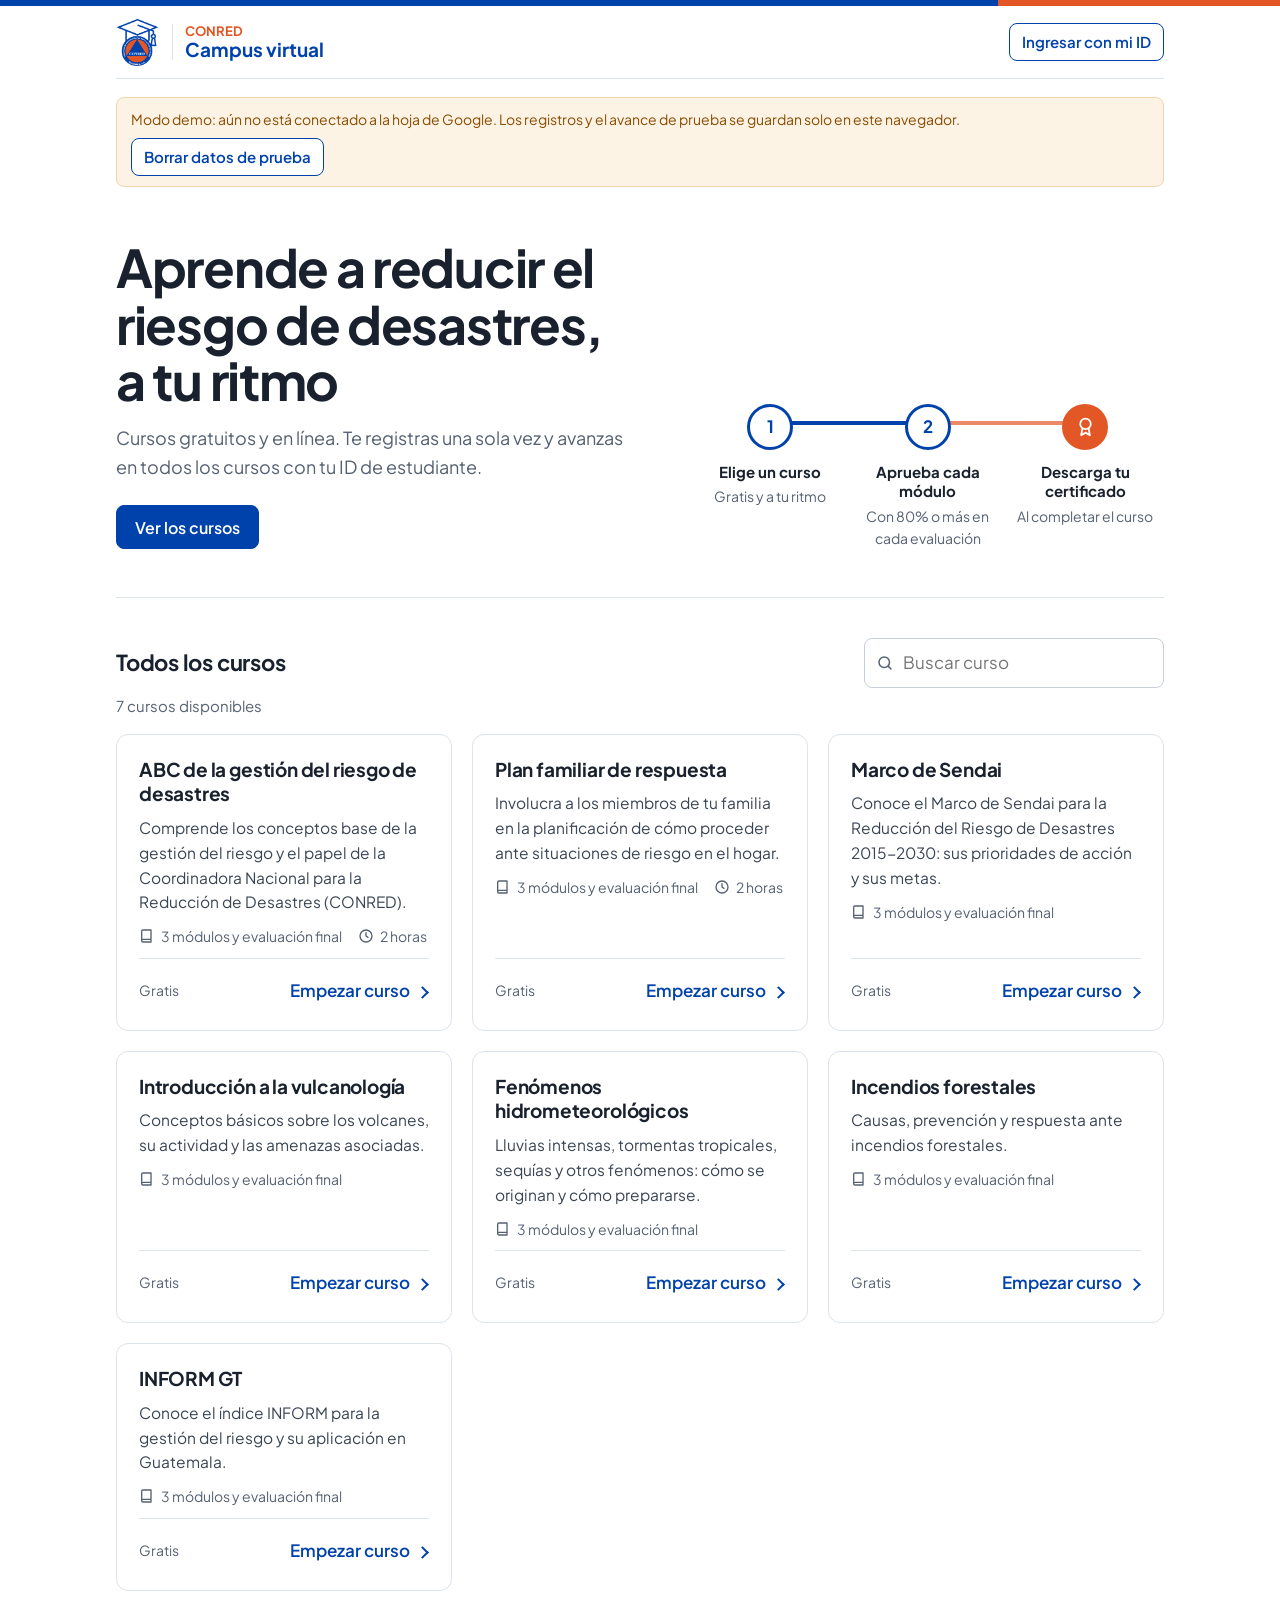
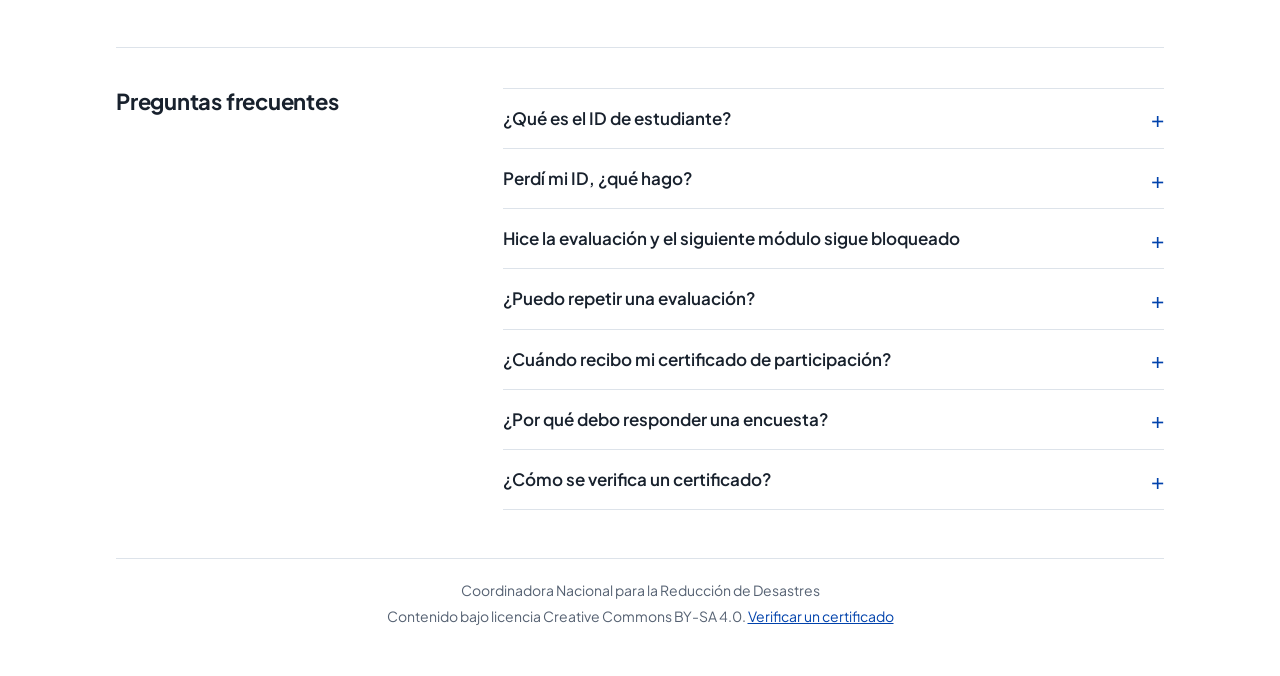
<file: index.html>
<!doctype html>
<html lang="es">
<head>
<meta charset="utf-8">
<meta name="viewport" content="width=device-width, initial-scale=1">
<meta name="color-scheme" content="light">
<title>Campus virtual</title>
<link rel="icon" href="logo.png">
<link rel="preconnect" href="https://fonts.googleapis.com">
<link href="https://fonts.googleapis.com/css2?family=Plus+Jakarta+Sans:wght@400;500;600;700&display=swap" rel="stylesheet">
<link rel="stylesheet" href="styles.css">
</head>
<body>
<a class="saltar" href="#contenido">Saltar al contenido</a>
<div class="wrap">
  <header id="barra"></header>
  <main id="contenido">
    <section class="portada-inicio" aria-labelledby="titulo">
      <div>
        <h1 id="titulo"></h1>
        <p class="sub" id="descripcion"></p>
        <div class="acciones"><a class="btn" href="#catalogo">Ver los cursos</a></div>
      </div>
      <ol class="recorrido" aria-label="Cómo funciona">
        <li><span class="punto" aria-hidden="true">1</span><b>Elige un curso</b><span>Gratis y a tu ritmo</span></li>
        <li><span class="punto" aria-hidden="true">2</span><b>Aprueba cada módulo</b><span id="paso2"></span></li>
        <li><span class="punto" aria-hidden="true" id="icono-cert"></span><b>Descarga tu certificado</b><span>Al completar el curso</span></li>
      </ol>
    </section>

    <section id="mios" class="seccion" hidden aria-labelledby="t-mios">
      <h2 id="t-mios" class="titulo-seccion">Tus cursos</h2>
      <div class="grid-cursos" id="lista-mios"></div>
    </section>

    <section id="catalogo" class="seccion" aria-labelledby="t-todos">
      <div class="encabezado-seccion">
        <h2 id="t-todos" class="titulo-seccion">Todos los cursos</h2>
        <div class="buscar">
          <label for="q" class="sr">Buscar curso</label>
          <svg viewBox="0 0 24 24" fill="none" stroke="currentColor" stroke-width="2" stroke-linecap="round" aria-hidden="true"><circle cx="11" cy="11" r="7"/><path d="m20 20-3.5-3.5"/></svg>
          <input id="q" type="search" placeholder="Buscar curso" autocomplete="off">
        </div>
      </div>
      <p class="msg" id="conteo" aria-live="polite"></p>
      <div class="grid-cursos" id="lista" aria-busy="true"></div>
    </section>

    <section class="faq" aria-labelledby="t-faq">
      <div class="lado">
        <h2 id="t-faq" class="titulo-seccion">Preguntas frecuentes</h2>
        <p class="msg" id="contacto" hidden></p>
      </div>
      <div>
        <details><summary>¿Qué es el ID de estudiante?</summary>
          <p>Es tu clave personal para el campus, por ejemplo <code>DPREDU-ALM-7F3K9</code>: el prefijo del campus, las iniciales de tu nombre y un código. Lo creas una sola vez al registrarte y sirve para todos los cursos. Con él retomas tu avance desde cualquier computadora o celular.</p></details>
        <details><summary>Perdí mi ID, ¿qué hago?</summary>
          <p>Pulsa «Ingresar con mi ID» y luego «Olvidé mi ID». Te lo reenviamos al correo con el que te registraste. Revisa también la carpeta de spam.</p></details>
        <details><summary>Hice la evaluación y el siguiente módulo sigue bloqueado</summary>
          <p>Regresa a la pestaña del curso: tu avance se actualiza solo en unos segundos. Si no cambia, pulsa «Actualizar». Necesitas <span class="nota-min"></span> o más, y el ID que viene en el formulario no debe modificarse.</p></details>
        <details><summary>¿Puedo repetir una evaluación?</summary>
          <p>Sí, todas las veces que necesites. Siempre cuenta tu mejor nota.</p></details>
        <details><summary>¿Cuándo recibo mi certificado de participación?</summary>
          <p>Al aprobar la evaluación final se habilita una breve encuesta. Al enviarla, se activa la descarga del certificado en la página del curso.</p></details>
        <details><summary>¿Por qué debo responder una encuesta?</summary>
          <p>Nos ayuda a conocer a quienes participan y a mejorar los cursos. Se responde una vez por curso, al terminarlo, y es el último paso para descargar tu certificado.</p></details>
        <details><summary>¿Cómo se verifica un certificado?</summary>
          <p>Cada certificado tiene un código. Cualquier persona puede comprobarlo en <a href="verificar.html">Verificar un certificado</a>.</p></details>
      </div>
    </section>
  </main>
  <footer id="pie"></footer>
</div>
<script src="config.js"></script>
<script src="app.js"></script>
<script>
(() => {
  const { S, api, h, Sesion, catalogo, pedirId, barra, ICONOS } = App;
  const $ = id => document.getElementById(id);
  document.title = `${S.titulo} · ${S.institucion}`;
  $("titulo").textContent = S.lema || S.titulo;
  $("descripcion").textContent = S.descripcion;
  $("paso2").textContent = `Con ${S.notaMinima}% o más en cada evaluación`;
  $("icono-cert").innerHTML = ICONOS.medalla;
  document.querySelectorAll(".nota-min").forEach(e => e.textContent = S.notaMinima + "%");
  if (S.contacto) { $("contacto").hidden = false; $("contacto").append("¿Otra duda? Escríbenos a ", h("a", { href: "mailto:" + S.contacto }, S.contacto), "."); }
  $("pie").replaceChildren(h("p", {}, S.institucionCompleta || S.institucion),
    h("p", {}, "Contenido bajo licencia Creative Commons BY-SA 4.0. ", h("a", { href: "verificar.html" }, "Verificar un certificado")));

  let cursos = [], mios = {};

  async function cargar() {
    barra(cargar);
    $("lista").setAttribute("aria-busy", "true");
    $("lista").replaceChildren(...[1, 2, 3].map(() => h("div", { class: "tarjeta cargando", "aria-hidden": "true" })));
    try { cursos = await catalogo(); }
    catch (e) {
      $("lista").replaceChildren(h("div", { class: "error-carga" },
        h("p", {}, "No se pudieron cargar los cursos. Revisa tu conexión a internet."),
        h("button", { class: "btn", onclick: cargar }, "Reintentar")));
      return;
    }
    mios = {};
    const id = Sesion.id();
    if (id) {
      try { const r = await api("ingresar", { id }); if (r.ok) mios = r.cursos; else { Sesion.salir(); barra(cargar); } } catch (e) {}
    }
    pintar();
  }

  const normal = t => String(t || "").toLowerCase().normalize("NFD").replace(/[̀-ͯ]/g, "");
  function pintar() {
    const q = normal($("q").value.trim());
    const inscritos = cursos.filter(c => mios[c.id]);
    $("mios").hidden = !inscritos.length;
    $("lista-mios").replaceChildren(...inscritos.map(c => tarjeta(c, mios[c.id])));
    // "Todos los cursos" siempre muestra el catálogo completo, con el estado de cada uno
    const lista = cursos.filter(c => !q || normal(c.titulo + " " + c.descripcion).includes(q));
    $("lista").setAttribute("aria-busy", "false");
    $("conteo").textContent = q
      ? `${lista.length} ${lista.length === 1 ? "curso coincide" : "cursos coinciden"} con «${$("q").value.trim()}»`
      : `${cursos.length} ${cursos.length === 1 ? "curso disponible" : "cursos disponibles"}`;
    $("lista").replaceChildren(...(lista.length ? lista.map(c => tarjeta(c, mios[c.id])) : [h("div", { class: "vacio" },
      h("p", {}, cursos.length ? "Ningún curso coincide con esa búsqueda. Prueba con otra palabra, por ejemplo «riesgo» o «volcán»." : "Pronto publicaremos cursos aquí."),
      cursos.length ? h("button", { class: "link", onclick: () => { $("q").value = ""; pintar(); $("q").focus(); } }, "Ver todos los cursos") : null)]));
  }

  let tBusqueda;
  $("q").addEventListener("input", () => {
    pintar();
    clearTimeout(tBusqueda);
    const q = $("q").value.trim();
    if (q.length > 2) tBusqueda = setTimeout(() => App.evento("search", { search_term: q }), 1200);
  });

  const IC_MOD = '<svg viewBox="0 0 24 24" fill="none" stroke="currentColor" stroke-width="2" stroke-linecap="round" stroke-linejoin="round" aria-hidden="true"><path d="M4 19V5a2 2 0 0 1 2-2h12v18H6a2 2 0 0 1-2-2zm0 0a2 2 0 0 1 2-2h12"/></svg>';
  const IC_RELOJ = '<svg viewBox="0 0 24 24" fill="none" stroke="currentColor" stroke-width="2" stroke-linecap="round" aria-hidden="true"><circle cx="12" cy="12" r="9"/><path d="M12 7v5l3 2"/></svg>';

  function tarjeta(c, p) {
    const n = c.modulos.filter(m => m.tipo !== "final").length;
    const accion = p ? (p.certificado ? "Ver curso" : p.faltaEncuesta ? "Completar encuesta" : "Continuar") : "Empezar curso";
    const estado = !p ? null : p.certificado ? ["Completado", "ok"] : p.faltaEncuesta ? ["Falta la encuesta", "pend"] : ["En curso", ""];
    return h("article", { class: "tarjeta" },
      estado ? h("span", { class: "etiqueta " + estado[1] }, estado[0]) : null,
      h("h3", {}, h("a", { href: "curso.html?c=" + encodeURIComponent(c.id), "aria-label": `${c.titulo}. ${accion}`, onclick: e => { e.preventDefault(); abrir(c); } }, c.titulo)),
      h("p", { class: "desc" }, c.descripcion),
      h("p", { class: "datos-curso" },
        h("span", {}, h("span", { html: IC_MOD }), `${n} ${n === 1 ? "módulo" : "módulos"} y evaluación final`),
        c.duracion ? h("span", {}, h("span", { html: IC_RELOJ }), c.duracion) : null),
      h("div", { class: "pie-tarjeta" },
        p ? h("div", { class: "avance" },
              h("div", { class: "puntos", role: "img", "aria-label": `Avance: ${p.aprobados} de ${p.total} evaluaciones${p.certificado ? " y certificado" : ""}` },
                Array.from({ length: p.total }, (_, i) => h("i", { class: i < p.aprobados ? "si" : "" })),
                h("i", { class: "cert" + (p.certificado ? " si" : "") })),
              h("span", {}, p.certificado ? "Certificado listo" : `${p.aprobados} de ${p.total} aprobadas`))
          : h("span", { class: "meta" }, "Gratis"),
        h("span", { class: "cta link", "aria-hidden": "true", style: "text-decoration:none;font-weight:600" }, accion)));
  }

  async function abrir(c) {
    const id = Sesion.id() || await pedirId({ curso: c.titulo }) || Sesion.id();
    if (id) location.href = "curso.html?c=" + encodeURIComponent(c.id);
  }

  cargar();
})();
</script>
</body>
</html>
</file>
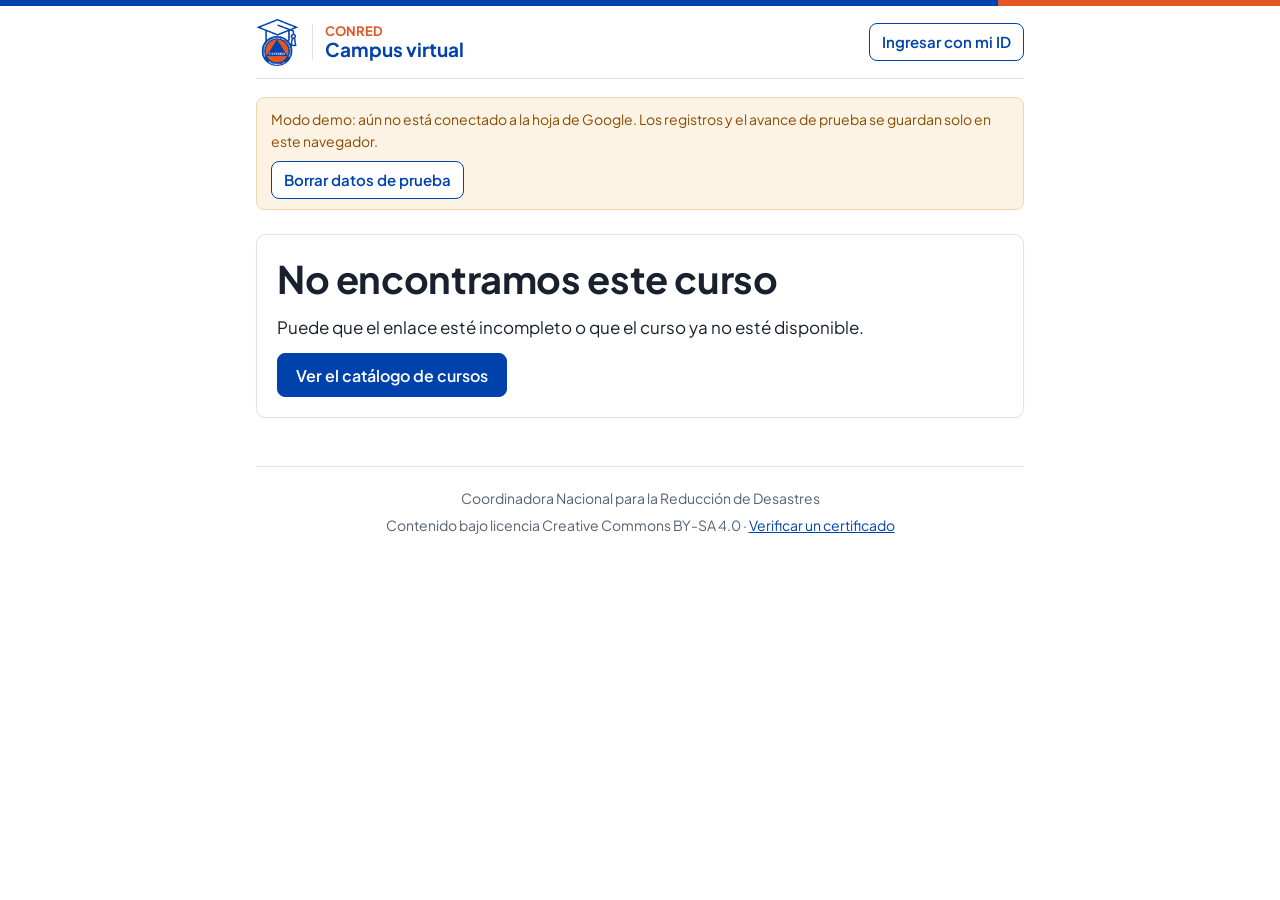
<file: curso.html>
<!doctype html>
<html lang="es">
<head>
<meta charset="utf-8">
<meta name="viewport" content="width=device-width, initial-scale=1">
<meta name="color-scheme" content="light">
<title>Curso</title>
<link rel="icon" href="logo.png">
<link rel="preconnect" href="https://fonts.googleapis.com">
<link href="https://fonts.googleapis.com/css2?family=Plus+Jakarta+Sans:wght@400;500;600;700&display=swap" rel="stylesheet">
<link rel="stylesheet" href="styles.css">
</head>
<body>
<a class="saltar" href="#contenido">Saltar al contenido</a>
<div class="wrap estrecho">
  <header id="barra"></header>
  <main id="contenido" aria-live="polite"><div class="card esqueleto alto" aria-hidden="true"></div></main>
  <footer id="pie"></footer>
</div>
<script src="config.js"></script>
<script src="app.js"></script>
<script>
(() => {
  const { S, DEMO, api, h, Sesion, catalogo, pedirId, barra, aviso, ICONOS, evento } = App;
  const cid = new URLSearchParams(location.search).get("c");
  const main = document.getElementById("contenido");
  document.getElementById("pie").replaceChildren(h("p", {}, S.institucionCompleta || S.institucion),
    h("p", {}, "Contenido bajo licencia Creative Commons BY-SA 4.0 · ", h("a", { href: "verificar.html" }, "Verificar un certificado")));
  let curso = null, prog = null, ultima = 0, cargando = false, pendiente = false, error = "";
  const abiertos = new Set(); // evaluaciones que el estudiante ya abrió
  let encuestaAbierta = false;

  async function iniciar() {
    barra(iniciar);
    try { curso = (await catalogo()).find(c => c.id === cid); }
    catch (e) {
      main.replaceChildren(h("div", { class: "card error-carga" }, h("p", {}, "No pudimos cargar el curso. Revisa tu conexión a internet."),
        h("button", { class: "btn", onclick: iniciar }, "Reintentar")));
      return;
    }
    if (!curso) {
      main.replaceChildren(h("div", { class: "card stack" }, h("h1", {}, "No encontramos este curso"),
        h("p", {}, "Puede que el enlace esté incompleto o que el curso ya no esté disponible."),
        h("p", {}, h("a", { class: "btn", href: "index.html" }, "Ver el catálogo de cursos"))));
      return;
    }
    document.title = `${curso.titulo} · ${S.titulo}`;
    await refrescar();
  }

  async function refrescar(manual) {
    const id = Sesion.id();
    if (!id) { prog = null; render(); return; }
    if (cargando) { pendiente = true; return; } // se repite al terminar la consulta en curso
    cargando = true; error = "";
    const antes = prog;
    marcarActualizando(true);
    try {
      const r = await api("progreso", { id, curso: cid, inscribir: true });
      if (r.ok) prog = r;
      else if (r.error === "ID no encontrado") { Sesion.salir(); barra(iniciar); prog = null; aviso("Tu ID ya no es válido en este dispositivo. Ingresa de nuevo."); }
      else throw new Error(r.error);
    } catch (e) { error = "No pudimos actualizar tu avance. Revisa tu conexión e inténtalo de nuevo."; }
    cargando = false; ultima = Date.now();
    anunciarCambios(antes, prog, manual);
    render();
    if (pendiente) { pendiente = false; refrescar(); }
  }

  function marcarActualizando(si) { const b = document.getElementById("estado-sync"); if (b) b.textContent = si ? "Actualizando tu avance…" : ""; }

  // Avisa qué cambió desde la última consulta (visibilidad del estado)
  function anunciarCambios(antes, ahora, manual) {
    if (!ahora) return;
    const ap = p => curso.modulos.filter(m => p && p.modulos && p.modulos[m.orden] && p.modulos[m.orden].aprobado).map(m => m.orden);
    const nuevos = ap(ahora).filter(o => !ap(antes).includes(o));
    nuevos.forEach(o => evento("modulo_aprobado", { curso_id: cid, modulo: o }));
    if (antes && !antes.encuesta && ahora.encuesta) {
      encuestaAbierta = false;
      evento("encuesta_completada", { curso_id: cid });
      aviso("¡Gracias por responder la encuesta! Ya puedes descargar tu certificado.", "ok");
    } else if (antes && nuevos.length) {
      const sig = siguiente();
      aviso(sig ? `¡Aprobaste! Se desbloqueó: ${sig.titulo}` : "¡Aprobaste todas las evaluaciones!", "ok");
      nuevos.forEach(o => abiertos.delete(o));
    } else if (antes) {
      const reprobo = curso.modulos.find(m => abiertos.has(m.orden) && (ahora.modulos[m.orden] || {}).intentos > ((antes.modulos[m.orden] || {}).intentos || 0));
      if (reprobo) { aviso(`Recibimos tu evaluación: ${(ahora.modulos[reprobo.orden] || {}).mejor}%. Necesitas ${S.notaMinima}% para avanzar.`); abiertos.delete(reprobo.orden); }
      else if (manual && encuestaAbierta && !ahora.encuesta) aviso("Aún no recibimos tu encuesta. Si ya la enviaste, espera unos segundos e inténtalo de nuevo.");
      else if (manual) aviso(abiertos.size ? "Aún no recibimos tu evaluación. Si ya la enviaste, espera unos segundos e inténtalo de nuevo." : "Tu avance está al día.");
    }
  }

  // Al volver de la pestaña del formulario, el avance se actualiza solo
  document.addEventListener("visibilitychange", () => {
    if (document.visibilityState === "visible" && curso && Sesion.id() && Date.now() - ultima > 3000) refrescar();
  });

  const estadoDe = m => (prog && prog.modulos && prog.modulos[m.orden]) || { aprobado: false, mejor: 0, intentos: 0 };

  function estados() {
    const mapa = new Map(); let bloqueado = false;
    curso.modulos.filter(m => m.tipo !== "final").forEach(m => {
      const e = estadoDe(m);
      mapa.set(m, e.aprobado ? "aprobado" : bloqueado ? "bloqueado" : "disponible");
      if (!e.aprobado) bloqueado = true;
    });
    curso.modulos.filter(m => m.tipo === "final").forEach(m => mapa.set(m, estadoDe(m).aprobado ? "aprobado" : bloqueado ? "bloqueado" : "disponible"));
    return mapa;
  }
  const siguiente = () => { const e = estados(); return curso.modulos.find(m => e.get(m) === "disponible"); };

  function render() {
    const id = Sesion.id();
    const mods = curso.modulos, est = estados();
    const aprobados = mods.filter(m => estadoDe(m).aprobado).length;
    const pct = mods.length ? Math.round(aprobados / mods.length * 100) : 0;
    const sig = siguiente();

    const partes = [
      h("nav", { class: "migas", "aria-label": "Ruta" }, h("a", { href: "index.html" }, "Catálogo"), h("span", { "aria-hidden": "true" }, " › "), h("span", { "aria-current": "page" }, curso.titulo)),
      h("section", { class: "cabecera" },
        h("h1", {}, curso.titulo),
        h("p", { class: "sub" }, curso.descripcion),
        h("ul", { class: "datos" },
          curso.duracion ? h("li", {}, "Duración: ", h("b", {}, curso.duracion)) : null,
          h("li", {}, "Para aprobar: ", h("b", {}, S.notaMinima + "%"), " en cada evaluación"),
          h("li", {}, "Evaluaciones: ", h("b", {}, "puedes repetirlas"))))
    ];

    if (!id) {
      partes.push(h("div", { class: "card inscribir" },
        h("div", {}, h("h2", {}, "Inscríbete para empezar"), h("p", { class: "msg" }, "Es gratis. Necesitas tu ID de estudiante para guardar tu avance.")),
        h("div", { class: "acciones" },
          h("button", { class: "btn", onclick: async () => { if (await pedirId({ curso: curso.titulo }) || Sesion.id()) iniciar(); } }, "Inscribirme"),
          h("button", { class: "btn ghost", onclick: async () => { if (await pedirId({ vista: "ingreso" }) || Sesion.id()) iniciar(); } }, "Ya tengo ID"))));
    } else {
      const cert = prog && prog.certificado;
      const encOk = !(prog && prog.encuestaRequerida) || prog.encuesta;
      const certListo = cert && encOk;
      const completo = mods.length && aprobados === mods.length;
      partes.push(h("div", { class: "card progreso" + (certListo ? " terminado" : "") },
        h("div", { class: "fila" },
          h("h2", {}, certListo ? "¡Completaste tu ruta!" : "Tu ruta de aprendizaje"),
          h("button", { class: "link", onclick: () => refrescar(true), disabled: cargando }, "Actualizar")),
        h("p", { class: "msg" }, `${aprobados} de ${mods.length} evaluaciones aprobadas`),
        diagrama(est),
        h("p", { class: "msg", id: "estado-sync", "aria-live": "polite" }),
        error ? h("div", { class: "nota warn fila" }, h("span", {}, error), h("button", { class: "btn sm", onclick: () => refrescar(true) }, "Reintentar")) : null,
        certListo ? zonaCertificado(cert)
          : completo && !encOk ? zonaEncuesta(id)
          : completo ? h("div", { class: "nota ok" }, h("b", {}, "¡Listo! "), "Estamos generando tu certificado de participación; en unos minutos podrás descargarlo aquí y también llegará a tu correo.")
          : sig ? h("div", { class: "acciones" },
              h("a", { class: "btn", href: "#mod-" + sig.orden }, aprobados ? "Continuar donde lo dejé" : "Comenzar el curso"),
              h("span", { class: "msg" }, "Siguiente: " + sig.titulo)) : null));
    }

    let n = 0;
    partes.push(h("h2", { class: "titulo-seccion" }, "Contenido del curso"),
      h("ol", { class: "modulos" }, mods.map(m => h("li", {}, tarjetaModulo(m, m.tipo === "final" ? null : ++n, est.get(m), estadoDe(m), id)))));
    main.replaceChildren(...partes);
  }

  function tarjetaModulo(m, numero, estado, e, id) {
    const esFinal = m.tipo === "final";
    const etiquetas = { aprobado: "Aprobado", disponible: e.intentos ? "Pendiente" : (id ? "Disponible" : ""), bloqueado: "Bloqueado" };
    let detalle;
    if (estado === "aprobado") detalle = `Tu mejor nota: ${e.mejor}%`;
    else if (estado === "bloqueado") detalle = esFinal ? "Se habilita al aprobar todos los módulos" : "Se habilita al aprobar el módulo anterior";
    else if (e.intentos) detalle = `Tu mejor nota: ${e.mejor}% · necesitas ${S.notaMinima}%`;
    else detalle = "";

    const icono = estado === "aprobado" ? h("span", { html: ICONOS.check }) : estado === "bloqueado" ? h("span", { html: ICONOS.candado }) : (esFinal ? "F" : String(numero));
    const cuerpo = h("div", { class: "cuerpo-mod" },
      h("div", { class: "fila-titulo" },
        h("h3", {}, m.titulo),
        id && etiquetas[estado] ? h("span", { class: "etiqueta " + (estado === "aprobado" ? "ok" : estado === "bloqueado" ? "gris" : "") }, etiquetas[estado]) : null),
      h("p", { class: "meta" }, [detalle, m.duracion].filter(Boolean).join(" · ")),
      m.descripcion ? h("p", {}, m.descripcion) : null);

    const enl = (prog && prog.enlaces && prog.enlaces[m.orden]) || {};
    if (id && estado !== "bloqueado") {
      const acciones = h("div", { class: "acciones" });
      if (enl.contenido) acciones.append(h("a", { class: "btn ghost", href: enl.contenido, target: "_blank", rel: "noopener", onclick: () => evento("contenido_abierto", { curso_id: cid, modulo: m.orden }) }, "Ver contenido", h("span", { class: "sr" }, " (se abre en otra pestaña)")));
      const etiqueta = estado === "aprobado" ? "Repetir evaluación" : e.intentos ? "Intentar de nuevo" : (esFinal ? "Hacer evaluación final" : "Hacer evaluación");
      if (!enl.evaluacion) acciones.append(h("button", { class: "btn", disabled: true }, "Evaluación aún no disponible"));
      else acciones.append(h("button", { class: estado === "aprobado" ? "btn ghost" : "btn", onclick: () => evaluar(m, enl.evaluacion) }, etiqueta));
      cuerpo.append(acciones);

      if (estado !== "aprobado" && e.intentos && !abiertos.has(m.orden)) cuerpo.append(h("p", { class: "nota warn" },
        `Aún no alcanzas el ${S.notaMinima}%. Repasa el contenido e inténtalo de nuevo; siempre cuenta tu mejor nota.`));
      if (abiertos.has(m.orden)) cuerpo.append(DEMO ? simulador(m, id) : h("div", { class: "nota" },
        h("p", {}, h("b", {}, "Esperando tu resultado. "), "La evaluación se abrió en otra pestaña con tu ID ya incluido; no lo modifiques. Al enviarla, regresa aquí: tu avance se actualiza solo."),
        h("div", { class: "acciones" }, h("button", { class: "btn sm", onclick: () => refrescar(true) }, "Ya la envié, actualizar"),
          h("button", { class: "link", onclick: () => { abiertos.delete(m.orden); render(); } }, "Cancelar"))));
    } else if (!id) {
      cuerpo.append(h("p", { class: "msg" }, "Inscríbete para ver el contenido y hacer las evaluaciones."));
    }
    return h("article", { class: `card mod ${estado}${esFinal ? " final" : ""}`, id: "mod-" + m.orden, "aria-label": `${m.titulo}: ${etiquetas[estado] || ""}` },
      h("div", { class: "num", "aria-hidden": "true" }, icono), cuerpo);
  }

  function evaluar(m, enlace) {
    abiertos.add(m.orden);
    evento("evaluacion_abierta", { curso_id: cid, modulo: m.orden });
    if (!DEMO) window.open(enlace, "_blank", "noopener"); // el enlace ya trae el ID del estudiante
    render();
    const el = document.getElementById("mod-" + m.orden); if (el) el.scrollIntoView({ block: "nearest" });
  }

  // Solo en modo demo: simula el resultado del formulario
  function simulador(m, id) {
    const enviar = pct => async () => { await api("demoEvaluar", { id, curso: cid, orden: m.orden, pct }); refrescar(); };
    return h("div", { class: "nota" }, h("p", {}, h("b", {}, "Modo demo: "), "simula el resultado del formulario."),
      h("div", { class: "acciones" },
        h("button", { class: "btn sm", onclick: enviar(90) }, "Enviar con 90%"),
        h("button", { class: "btn ghost sm", onclick: enviar(60) }, "Enviar con 60%")));
  }

  // ---------- Diagrama de avance: se va formando de izquierda a derecha ----------
  function diagrama(est) {
    const cert = prog && prog.certificado;
    let n = 0;
    const nodos = curso.modulos.map(m => ({
      m, estado: est.get(m), e: estadoDe(m),
      etiqueta: m.tipo === "final" ? "Evaluación final" : "Módulo " + (++n),
      corta: m.tipo === "final" ? "Final" : "Mód. " + n
    }));
    const todos = nodos.every(x => x.estado === "aprobado");
    const req = !!(prog && prog.encuestaRequerida), encOk = !req || prog.encuesta;
    if (req) nodos.push({ encuesta: true, etiqueta: "Encuesta", corta: "Encuesta", estado: encOk ? "aprobado" : todos ? "disponible" : "bloqueado" });
    const certListo = cert && encOk;
    nodos.push({ cert: true, etiqueta: "Certificado", corta: "Certif.", estado: certListo ? "aprobado" : todos && encOk ? "disponible" : "bloqueado" });

    // Avance continuo desde el inicio (la línea llega hasta el primer paso pendiente)
    let k = nodos.findIndex(x => x.estado !== "aprobado");
    if (k < 0) k = nodos.length - 1;
    const total = nodos.length - 1;
    const clave = "ruta_" + cid + "_" + Sesion.id();
    let previo = 0;
    try { previo = Math.min(Number(sessionStorage.getItem(clave)) || 0, k); sessionStorage.setItem(clave, k); } catch (e) {}
    const PASO = 420; // ms por tramo

    const ol = h("ol", { class: "ruta-pasos", style: `--n:${nodos.length};--avance:${previo / total};--dur:${Math.max(1, k - previo) * PASO}ms`, "aria-label": "Ruta del curso" },
      nodos.map((x, i) => {
        const nuevo = x.estado === "aprobado" && i >= previo;
        const icono = x.cert ? ICONOS.medalla
          : x.encuesta ? (x.estado === "aprobado" ? ICONOS.check : ICONOS.encuesta)
          : x.estado === "aprobado" ? ICONOS.check
          : x.estado === "bloqueado" ? ICONOS.candado : "";
        const contenidoPunto = icono ? h("span", { html: icono }) : String(x.m && x.m.tipo === "final" ? "F" : i + 1);
        const detalle = x.cert ? (certListo ? "Descargar" : todos && encOk ? "Generando…" : "Al final")
          : x.encuesta ? (x.estado === "aprobado" ? "Enviada" : x.estado === "disponible" ? "Pendiente" : "Al final")
          : x.estado === "aprobado" ? x.e.mejor + "%"
          : x.estado === "disponible" ? (x.e.intentos ? `Mejor: ${x.e.mejor}%` : "En curso")
          : "Bloqueado";
        const textoSr = `${x.etiqueta}: ${x.estado === "aprobado" ? "completado" : x.estado === "disponible" ? "en curso" : "bloqueado"}`;
        let punto;
        if (x.cert && certListo) punto = cert.url
          ? h("a", { class: "punto", href: cert.url, target: "_blank", rel: "noopener", "aria-label": "Descargar certificado de participación", onclick: descargado }, contenidoPunto)
          : h("button", { class: "punto", type: "button", "aria-label": "Descargar certificado de participación", onclick: descargarDemo }, contenidoPunto);
        else if (x.encuesta && x.estado === "disponible") punto = h("a", { class: "punto", href: "#zona-encuesta", "aria-label": "Encuesta pendiente: ir a la encuesta" }, contenidoPunto);
        else if (x.m) punto = h("a", { class: "punto", href: "#mod-" + x.m.orden, "aria-label": textoSr }, contenidoPunto);
        else punto = h("span", { class: "punto", "aria-hidden": "true" }, contenidoPunto);
        return h("li", { class: `nodo ${x.estado}${x.cert ? " cert" : ""}${x.encuesta ? " encuesta" : ""}${nuevo ? " nuevo" : ""}`,
            style: nuevo ? `--retraso:${(i - previo) * PASO + 150}ms` : null, "aria-current": i === k && x.estado !== "aprobado" ? "step" : null },
          punto, h("span", { class: "lbl" }, h("span", { class: "larga" }, x.etiqueta), h("span", { class: "corta", "aria-hidden": "true" }, x.corta)), h("span", { class: "det" }, detalle));
      }));
    // La línea crece después de pintarse
    requestAnimationFrame(() => requestAnimationFrame(() => {
      ol.style.setProperty("--avance", k / total);
      const actual = ol.querySelector('[aria-current="step"]') || ol.lastElementChild;
      const cont = ol.parentElement;
      if (cont && cont.scrollWidth > cont.clientWidth) cont.scrollTo({ left: actual.offsetLeft - cont.clientWidth / 2 + actual.offsetWidth / 2, behavior: "smooth" });
    }));
    return h("div", { class: "ruta" }, ol);
  }

  function zonaCertificado(c) {
    return h("div", { class: "zona-cert" },
      h("p", {}, `Tu certificado de participación fue emitido el ${c.fecha}. Código de verificación: `, h("code", { class: "id" }, c.codigo)),
      h("div", { class: "acciones" },
        c.url ? h("a", { class: "btn grande", href: c.url, target: "_blank", rel: "noopener", onclick: descargado }, h("span", { class: "ic", html: ICONOS.descargar }), "Descargar certificado")
              : h("button", { class: "btn grande", type: "button", onclick: descargarDemo }, h("span", { class: "ic", html: ICONOS.descargar }), "Descargar certificado"),
        h("a", { class: "btn ghost", href: "verificar.html?c=" + encodeURIComponent(c.codigo) }, "Ver verificación"),
        h("a", { class: "btn ghost", href: "index.html" }, "Explorar más cursos")),
      h("p", { class: "msg" }, "También te lo enviamos por correo."));
  }
  function descargado() { evento("certificado_descargado", { curso_id: cid }); }

  // Último paso antes del certificado: encuesta obligatoria (Microsoft Forms o Google Forms)
  function zonaEncuesta(id) {
    const ic = h("span", { class: "ic", html: ICONOS.encuesta });
    return h("div", { class: "zona-cert", id: "zona-encuesta" },
      h("h3", {}, "Último paso: cuéntanos sobre ti"),
      h("p", { style: "margin-top:6px" }, "Para habilitar la descarga de tu certificado de participación, responde una breve encuesta. Tus respuestas nos ayudan a mejorar los cursos."),
      h("div", { class: "acciones" },
        DEMO ? h("button", { class: "btn grande", type: "button", onclick: async () => { await api("demoEncuesta", { id, curso: cid }); refrescar(); } }, ic, "Simular encuesta enviada (demo)")
        : prog.encuestaUrl ? h("button", { class: "btn grande", type: "button", onclick: () => abrirEncuesta(id) }, ic, "Completar encuesta")
        : h("button", { class: "btn", type: "button", disabled: true }, "Encuesta aún no disponible")),
      encuestaAbierta ? h("div", { class: "nota" },
        h("p", {}, h("b", {}, "Esperando tu encuesta. "), "Se abrió en otra pestaña con tu ID y el curso ya incluidos; no los modifiques. Al enviarla, regresa aquí: la descarga se habilita sola."),
        h("div", { class: "acciones" }, h("button", { class: "btn sm", type: "button", onclick: () => refrescar(true) }, "Ya la envié, actualizar"))) : null);
  }
  function abrirEncuesta(id) {
    encuestaAbierta = true;
    evento("encuesta_abierta", { curso_id: cid });
    window.open(prog.encuestaUrl, "_blank", "noopener"); // el servidor ya incluyó ID y curso
    render();
  }

  function descargarDemo() { aviso("En modo demo no se genera el PDF. Con la hoja conectada, aquí se descarga tu certificado."); }

  iniciar();
})();
</script>
</body>
</html>
</file>
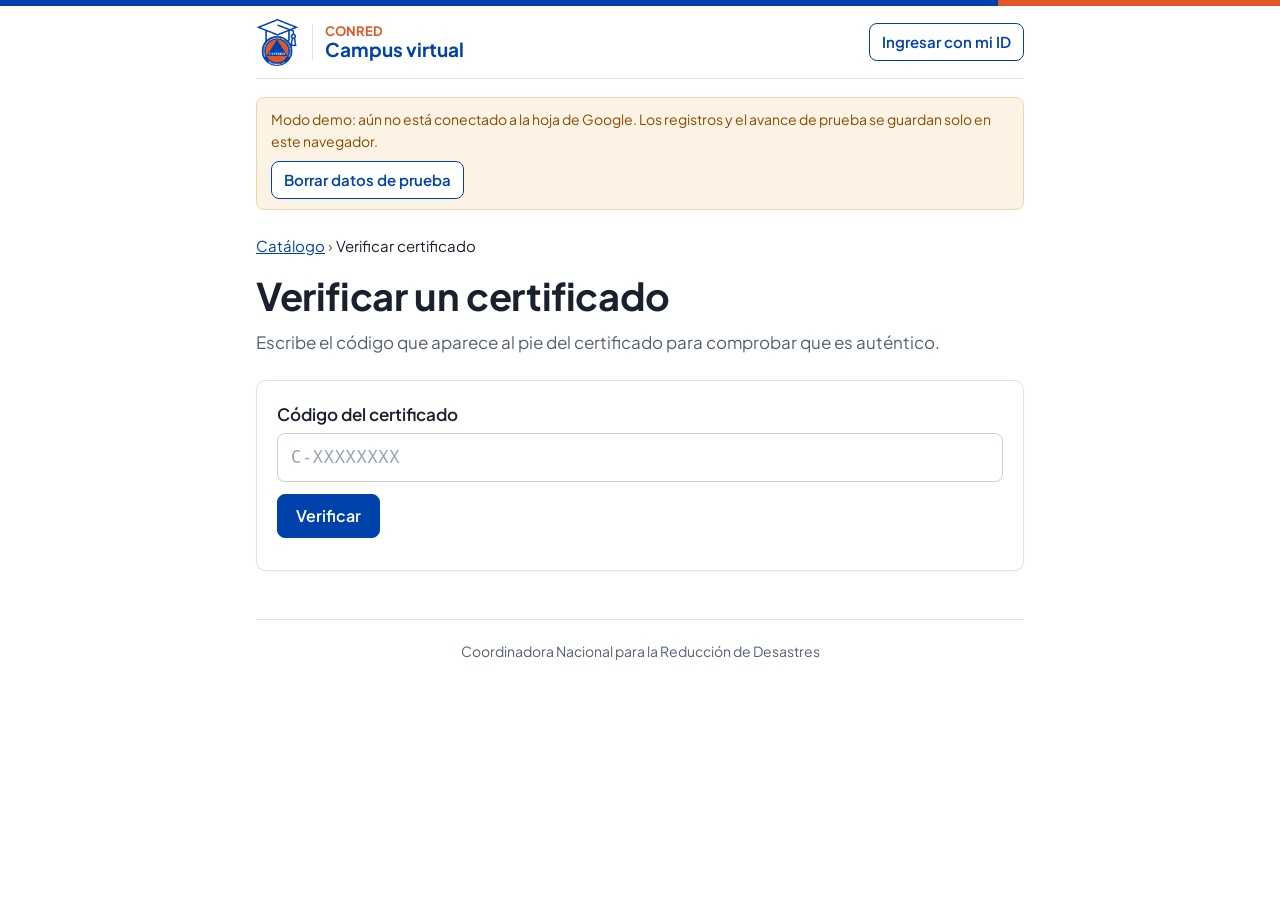
<file: verificar.html>
<!doctype html>
<html lang="es">
<head>
<meta charset="utf-8">
<meta name="viewport" content="width=device-width, initial-scale=1">
<meta name="color-scheme" content="light">
<title>Verificar certificado</title>
<link rel="icon" href="logo.png">
<link rel="preconnect" href="https://fonts.googleapis.com">
<link href="https://fonts.googleapis.com/css2?family=Plus+Jakarta+Sans:wght@400;500;600;700&display=swap" rel="stylesheet">
<link rel="stylesheet" href="styles.css">
</head>
<body>
<a class="saltar" href="#contenido">Saltar al contenido</a>
<div class="wrap estrecho">
  <header id="barra"></header>
  <main id="contenido">
    <nav class="migas" aria-label="Ruta"><a href="index.html">Catálogo</a><span aria-hidden="true"> › </span><span aria-current="page">Verificar certificado</span></nav>
    <h1>Verificar un certificado</h1>
    <p class="sub">Escribe el código que aparece al pie del certificado para comprobar que es auténtico.</p>
    <form id="f" class="card stack" style="margin-top:24px" novalidate>
      <div class="campo"><label for="cod">Código del certificado</label>
        <input id="cod" type="text" class="mayus" placeholder="C-XXXXXXXX" autocomplete="off" spellcheck="false" aria-describedby="e-cod">
        <p class="err-campo" id="e-cod" hidden></p></div>
      <div><button class="btn" type="submit">Verificar</button></div>
      <div id="res" aria-live="polite"></div>
    </form>
  </main>
  <footer id="pie"></footer>
</div>
<script src="config.js"></script>
<script src="app.js"></script>
<script>
(() => {
  const { S, api, h, barra } = App;
  document.title = "Verificar certificado · " + S.institucion;
  document.getElementById("pie").replaceChildren(h("p", {}, S.institucionCompleta || S.institucion));
  barra(() => barra(() => {}));
  const f = document.getElementById("f"), cod = document.getElementById("cod"), res = document.getElementById("res"), err = document.getElementById("e-cod");
  cod.addEventListener("input", () => { err.hidden = true; cod.removeAttribute("aria-invalid"); });
  async function verificar() {
    const v = cod.value.trim().toUpperCase().replace(/\s+/g, "");
    if (!v) { err.textContent = "Escribe el código del certificado."; err.hidden = false; cod.setAttribute("aria-invalid", "true"); cod.focus(); return; }
    res.replaceChildren(h("p", { class: "msg" }, "Verificando…"));
    try {
      const r = await api("verificar", { codigo: v });
      if (r.ok && r.valido) res.replaceChildren(h("div", { class: "nota ok stack" },
        h("p", {}, h("b", {}, "✓ Certificado válido")),
        h("p", {}, "Certificado de participación otorgado a ", h("b", {}, r.nombre), ` en el curso «${r.curso}», emitido el ${r.fecha}.`)));
      else res.replaceChildren(h("p", { class: "nota warn" }, `No encontramos un certificado con el código ${v}. Revisa que esté escrito igual que en el documento (incluido el «C-» inicial).`));
    } catch (e) {
      res.replaceChildren(h("div", { class: "nota warn fila" }, h("span", {}, "No pudimos conectar con el servidor."), h("button", { class: "btn sm", type: "button", onclick: verificar }, "Reintentar")));
    }
  }
  f.addEventListener("submit", e => { e.preventDefault(); verificar(); });
  const c = new URLSearchParams(location.search).get("c");
  if (c) { cod.value = c; verificar(); }
})();
</script>
</body>
</html>
</file>
<file: styles.css>
/* Tema claro institucional · CONRED
   Colores principales en config.js (colores.primario / colores.secundario). */
:root{
  color-scheme: light;
  --accent:#0042AC;            /* azul institucional (se reemplaza desde config.js) */
  --accent-2:#E25725;          /* naranja institucional */
  --accent-ink:#ffffff;
  --accent-soft:color-mix(in srgb, var(--accent) 7%, #ffffff);
  --accent-line:color-mix(in srgb, var(--accent) 22%, #ffffff);
  --accent-dark:color-mix(in srgb, var(--accent) 80%, #000000);
  --bg:#ffffff; --card:#ffffff; --ink:#18212d; --muted:#556172; --line:#dde3ea;
  --ok:#22744a; --ok-soft:#e8f4ed; --ok-line:#b9dcc7;
  --warn:#8a4b00; --warn-soft:#fdf3e4; --warn-line:#f0d6ad;
  --error:#b42318;
  --radio:10px;
}
*{box-sizing:border-box}
html{scroll-behavior:smooth;scroll-padding-top:16px}
@media (prefers-reduced-motion: reduce){ html{scroll-behavior:auto} *{transition:none!important;animation:none!important} }
body{margin:0;background:var(--bg);color:var(--ink);font:17px/1.6 "Plus Jakarta Sans",system-ui,-apple-system,"Segoe UI",sans-serif;-webkit-text-size-adjust:100%}
body::before{content:"";display:block;height:6px;background:linear-gradient(90deg,var(--accent) 0 78%,var(--accent-2) 78% 100%)}
.wrap{max-width:1080px;margin:0 auto;padding:0 16px 48px}
.wrap.estrecho{max-width:800px}
h1,h2,h3{font-weight:700;line-height:1.25;margin:0;color:var(--ink)}
h1{font-size:clamp(27px,4.6vw,38px);letter-spacing:-.01em}
h2{font-size:20px} h3{font-size:18px}
p{margin:0}
a{color:var(--accent)} a:hover{color:var(--accent-dark)}
code{font-family:ui-monospace,Menlo,Consolas,monospace;font-size:.92em}
.sub{color:var(--muted);margin-top:10px;max-width:64ch}
.msg{font-size:15px;color:var(--muted)} .msg.err{color:var(--error)}
.centro{text-align:center}
.stack>*+*{margin-top:12px}
.card{background:var(--card);border:1px solid var(--line);border-radius:var(--radio);padding:20px;box-shadow:0 1px 2px rgba(16,32,64,.05)}
.sr{position:absolute!important;width:1px;height:1px;overflow:hidden;clip:rect(0 0 0 0);white-space:nowrap}
.saltar{position:absolute;left:12px;top:-60px;z-index:20;background:var(--accent);color:#fff;padding:10px 14px;border-radius:6px;font-weight:600}
.saltar:focus{top:12px;color:#fff}

/* ---------- barra superior ---------- */
#barra{display:flex;justify-content:space-between;align-items:center;gap:10px 16px;flex-wrap:wrap;padding:12px 0;
  background:#fff;box-shadow:0 0 0 100vmax #fff;clip-path:inset(0 -100vmax);border-bottom:1px solid var(--line);margin-bottom:28px}
.marca{display:flex;align-items:center;gap:12px;text-decoration:none;color:var(--ink);line-height:1.15;min-height:44px}
.marca img{height:48px;width:auto;display:block}
.marca .txt{display:flex;flex-direction:column;padding-left:12px;border-left:1px solid var(--line)}
.marca .inst{font-size:13px;font-weight:700;color:var(--accent-2)}
.marca .nom{font-weight:700;font-size:19px;color:var(--accent)}
.sesion{display:flex;align-items:center;gap:8px;font-size:14px;color:var(--muted);flex-wrap:wrap}
code.id{font:700 15px ui-monospace,Menlo,Consolas,monospace;color:var(--accent);background:var(--accent-soft);border:1px solid var(--accent-line);border-radius:6px;padding:4px 8px;letter-spacing:.04em;white-space:nowrap}
.icono{display:inline-grid;place-items:center;width:40px;height:40px;border:1px solid var(--line);border-radius:8px;background:#fff;color:var(--accent);cursor:pointer}
.icono svg,.ic svg{width:18px;height:18px;display:block}
.icono:hover{background:var(--accent-soft)}
.demo{background:var(--warn-soft);border:1px solid var(--warn-line);border-radius:8px;padding:10px 14px;font-size:14px;margin:-10px 0 24px;color:var(--warn)}
.migas{font-size:15px;color:var(--muted);margin-bottom:14px}
.migas span[aria-current]{color:var(--ink)}

/* ---------- botones y formularios ---------- */
.btn{display:inline-flex;align-items:center;justify-content:center;gap:8px;min-height:44px;font:600 16px/1.2 "Plus Jakarta Sans",sans-serif;padding:10px 18px;border-radius:8px;border:1px solid var(--accent);background:var(--accent);color:var(--accent-ink);cursor:pointer;text-decoration:none;text-align:center}
.btn:hover{background:var(--accent-dark);border-color:var(--accent-dark);color:#fff}
.btn.ghost{background:#fff;color:var(--accent)}
.btn.ghost:hover{background:var(--accent-soft);color:var(--accent-dark)}
.btn.sm{min-height:38px;font-size:15px;padding:7px 12px}
.btn.bloque{width:100%}
.btn:disabled{opacity:.5;cursor:not-allowed}
.btn:disabled:hover{background:var(--accent);border-color:var(--accent)}
.link{background:none;border:0;padding:4px 2px;color:var(--accent);font:inherit;cursor:pointer;text-decoration:underline;text-underline-offset:2px}
.link:disabled{color:var(--muted);cursor:default}
:focus-visible{outline:3px solid color-mix(in srgb,var(--accent) 45%,#fff);outline-offset:2px}
.campo label{font-weight:600;display:block;margin-bottom:4px}
.req{color:var(--error)} .opc{font-weight:400;color:var(--muted);font-size:15px}
.ayuda{font-size:14px;color:var(--muted);margin:-2px 0 6px}
input[type=text],input[type=email],input[type=tel],input[type=search]{width:100%;min-height:46px;font:inherit;font-size:17px;padding:10px 13px;border:1px solid #c7cfd9;border-radius:8px;background:#fff;color:var(--ink)}
input:hover{border-color:#9fabba}
input[aria-invalid=true]{border-color:var(--error);box-shadow:0 0 0 1px var(--error) inset}
.err-campo{color:var(--error);font-size:15px;margin-top:6px;font-weight:600}
.err-campo::before{content:"⚠ ";font-weight:400}
.sugerencia{font-size:15px;margin-top:6px;color:var(--muted)}
input.mayus{text-transform:uppercase;letter-spacing:.06em;font-family:ui-monospace,Menlo,Consolas,monospace}
input.mayus::placeholder{letter-spacing:.04em;color:#9aa5b3}
.check{display:flex;gap:10px;align-items:flex-start;font-weight:400!important;font-size:15px;color:var(--muted);cursor:pointer}
.check input{margin-top:3px;width:20px;height:20px;flex:none;accent-color:var(--accent)}
.acciones{display:flex;gap:10px;flex-wrap:wrap;align-items:center;margin-top:14px}
.acciones.col{flex-direction:column;align-items:stretch}
.fila{display:flex;justify-content:space-between;align-items:center;gap:8px 12px;flex-wrap:wrap}

/* ---------- etiquetas, notas y avisos ---------- */
.etiqueta{display:inline-block;align-self:flex-start;font-size:13px;font-weight:700;letter-spacing:.02em;padding:2px 10px;border-radius:99px;background:var(--accent-soft);color:var(--accent);border:1px solid var(--accent-line);white-space:nowrap}
.etiqueta.ok{background:var(--ok-soft);color:var(--ok);border-color:var(--ok-line)}
.etiqueta.gris{background:#f1f3f6;color:var(--muted);border-color:var(--line)}
.nota{background:var(--accent-soft);border:1px solid var(--accent-line);border-radius:8px;padding:12px 14px;font-size:15px;margin-top:12px}
.nota .acciones{margin-top:10px}
.nota.warn{background:var(--warn-soft);border-color:var(--warn-line);color:var(--warn)}
.nota.ok{background:var(--ok-soft);border-color:var(--ok-line);color:var(--ok)}
#avisos{position:fixed;left:50%;bottom:16px;transform:translateX(-50%);z-index:50;display:flex;flex-direction:column;gap:8px;width:min(480px,calc(100vw - 32px))}
.toast{background:#18212d;color:#fff;padding:12px 16px;border-radius:8px;font-size:15px;box-shadow:0 6px 20px rgba(0,0,0,.18);animation:entra .25s ease}
.toast.ok{background:var(--ok)}
.toast.sale{opacity:0;transition:opacity .4s}
@keyframes entra{from{opacity:0;transform:translateY(8px)}to{opacity:1;transform:none}}
.esqueleto{min-height:220px;background:linear-gradient(90deg,#fff 0,#f1f4f8 50%,#fff 100%);background-size:200% 100%;animation:brillo 1.4s infinite linear}
.esqueleto.alto{min-height:360px}
@keyframes brillo{to{background-position:-200% 0}}
.error-carga,.vacio{display:flex;flex-direction:column;align-items:flex-start;gap:12px;grid-column:1/-1}

/* ---------- inicio / catálogo ---------- */
.meta{font-size:14px;color:var(--muted)}
.bar{height:8px;background:#e3e8ef;border-radius:99px;overflow:hidden}
.bar>span{display:block;height:100%;background:var(--accent);border-radius:99px;transition:width .5s ease}
.bar.grande{height:12px;margin:10px 0 4px}

/* Portada: titular a la izquierda, el recorrido dibujado con el mismo trazo de la ruta del curso */
.portada-inicio{display:grid;grid-template-columns:minmax(0,1.1fr) minmax(0,1fr);gap:40px 56px;align-items:end;padding:28px 0 48px;border-bottom:1px solid var(--line);margin-bottom:40px}
.portada-inicio h1{font-size:clamp(32px,5.2vw,52px);line-height:1.08;letter-spacing:-.025em;color:var(--ink);max-width:16ch}
.portada-inicio .sub{font-size:18px;margin-top:16px;max-width:46ch}
.portada-inicio .acciones{margin-top:24px}
.recorrido{list-style:none;margin:0;padding:0;display:grid;grid-template-columns:repeat(3,1fr);position:relative}
.recorrido::before{content:"";position:absolute;top:21px;left:calc(100%/6);right:calc(100%/6);height:4px;border-radius:4px;
  background:linear-gradient(90deg,var(--accent) 0 50%,color-mix(in srgb,var(--accent-2) 70%,#fff) 50% 100%)}
.recorrido li{position:relative;display:flex;flex-direction:column;align-items:center;text-align:center;padding:0 6px}
.recorrido .punto{width:46px;height:46px;border-radius:50%;display:grid;place-items:center;background:#fff;border:3px solid var(--accent);color:var(--accent);font-weight:700;font-size:17px;margin-bottom:12px}
.recorrido li:last-child .punto{background:var(--accent-2);border-color:var(--accent-2);color:#fff}
.recorrido .punto svg{width:21px;height:21px;display:block}
.recorrido b{font-size:15px;line-height:1.3}
.recorrido span{font-size:14px;color:var(--muted);margin-top:4px;max-width:20ch}

/* Secciones y tarjetas de cursos */
.seccion{margin-bottom:56px}
.titulo-seccion{font-size:22px;letter-spacing:-.01em;margin-bottom:16px}
.encabezado-seccion{display:flex;justify-content:space-between;align-items:center;gap:12px;flex-wrap:wrap;margin-bottom:6px}
.encabezado-seccion .titulo-seccion{margin-bottom:0}
.buscar{flex:0 1 300px;position:relative}
.buscar svg{position:absolute;left:12px;top:50%;transform:translateY(-50%);width:18px;height:18px;color:var(--muted);pointer-events:none}
.buscar input{padding-left:38px}
#conteo{margin:6px 0 16px}
.grid-cursos{display:grid;grid-template-columns:repeat(auto-fill,minmax(290px,1fr));gap:20px}
/* Toda la tarjeta es el enlace (el título se estira sobre ella) */
.tarjeta{position:relative;display:flex;flex-direction:column;gap:10px;background:#fff;border:1px solid var(--line);border-radius:12px;padding:22px;transition:border-color .15s,box-shadow .15s}
.tarjeta:hover{border-color:var(--accent);box-shadow:0 0 0 1px var(--accent)}
.tarjeta:focus-within{border-color:var(--accent);box-shadow:0 0 0 3px color-mix(in srgb,var(--accent) 30%,#fff)}
.tarjeta h3{font-size:19px;letter-spacing:-.01em;line-height:1.3}
.tarjeta h3 a{color:var(--ink);text-decoration:none}
.tarjeta h3 a::after{content:"";position:absolute;inset:0;border-radius:12px}
.tarjeta h3 a:focus-visible{outline:none}
.tarjeta .desc{color:#3a4554;font-size:15.5px;display:-webkit-box;-webkit-line-clamp:4;-webkit-box-orient:vertical;overflow:hidden}
.tarjeta .datos-curso{display:flex;flex-wrap:wrap;gap:4px 16px;font-size:14px;color:var(--muted)}
.tarjeta .datos-curso span{display:inline-flex;align-items:center;gap:6px}
.tarjeta .datos-curso svg{width:16px;height:16px;flex:none}
.tarjeta .pie-tarjeta{margin-top:auto;padding-top:14px;border-top:1px solid var(--line);display:flex;align-items:center;justify-content:space-between;gap:12px}
.tarjeta .avance{display:flex;flex-direction:column;gap:6px;font-size:14px;color:var(--muted);min-width:0}
.tarjeta .cta{white-space:nowrap}
.tarjeta .cta::after{content:"";display:inline-block;width:7px;height:7px;border-right:2px solid currentColor;border-bottom:2px solid currentColor;transform:rotate(-45deg);margin-left:8px;transition:transform .15s}
.tarjeta:hover .cta::after{transform:translateX(3px) rotate(-45deg)}
.tarjeta .etiqueta{align-self:flex-start}
.etiqueta.pend{background:color-mix(in srgb,var(--accent-2) 10%,#fff);color:color-mix(in srgb,var(--accent-2) 75%,#000);border-color:color-mix(in srgb,var(--accent-2) 35%,#fff)}
.puntos{display:flex;align-items:center;gap:0}
.puntos i{width:11px;height:11px;border-radius:50%;background:#dfe5ec;flex:none}
.puntos i+i{margin-left:14px;position:relative}
.puntos i+i::before{content:"";position:absolute;right:11px;top:4.5px;width:14px;height:2px;background:#dfe5ec}
.puntos i.si{background:var(--ok)}
.puntos i.si+i.si::before{background:var(--ok)}
.puntos i.cert.si{background:var(--accent-2)}
.grid-cursos .vacio,.grid-cursos .error-carga{grid-column:1/-1;padding:24px;border:1px dashed var(--line);border-radius:12px}
.tarjeta.cargando{min-height:230px;background:linear-gradient(90deg,#fff 0,#f2f4f7 50%,#fff 100%);background-size:200% 100%;animation:brillo 1.4s infinite linear}

/* Preguntas frecuentes en dos columnas */
.faq{display:grid;grid-template-columns:minmax(0,1fr) minmax(0,2fr);gap:16px 56px;padding-top:40px;border-top:1px solid var(--line)}
.faq .titulo-seccion{margin:0}
.faq .lado p{margin-top:10px}
.faq details{border-bottom:1px solid var(--line)}
.faq details:first-of-type{border-top:1px solid var(--line)}
.faq summary{cursor:pointer;padding:16px 0;font-weight:600;list-style:none;display:flex;justify-content:space-between;gap:16px;min-height:44px;align-items:center}
.faq summary::-webkit-details-marker{display:none}
.faq summary::after{content:"+";font-size:22px;line-height:1;color:var(--accent);flex:none;font-weight:400}
.faq details[open] summary::after{content:"–"}
.faq details p{padding:0 0 18px;color:#3a4554;max-width:62ch}

/* ---------- página del curso ---------- */
.cabecera{margin-bottom:20px}
.cabecera h1{color:var(--accent)}
.datos{list-style:none;padding:0;margin:14px 0 0;display:flex;flex-wrap:wrap;gap:8px}
.datos li{font-size:14px;background:#fff;border:1px solid var(--line);border-radius:99px;padding:4px 12px;color:var(--muted)}
.datos b{color:var(--ink)}
.progreso{margin-bottom:24px}
.progreso .acciones .msg{flex:1 1 160px}
.inscribir{display:flex;justify-content:space-between;align-items:center;gap:16px;flex-wrap:wrap;margin-bottom:24px;border-left:4px solid var(--accent-2)}
.inscribir .acciones{margin-top:0}
.modulos{list-style:none;padding:0;margin:0;display:grid;gap:12px}
.mod{display:grid;grid-template-columns:40px 1fr;gap:14px;scroll-margin-top:16px}
.num{width:40px;height:40px;border-radius:50%;border:2px solid var(--line);display:grid;place-items:center;font-weight:700;color:var(--muted);background:#fff}
.num svg{width:18px;height:18px;display:block}
.mod.aprobado .num{background:var(--ok);border-color:var(--ok);color:#fff}
.mod.disponible{border-color:var(--accent);box-shadow:0 0 0 1px var(--accent) inset, 0 2px 8px rgba(0,66,172,.08)}
.mod.disponible .num{border-color:var(--accent);color:var(--accent)}
.mod.bloqueado{background:#f8f9fb}
.mod.bloqueado h3,.mod.bloqueado p{color:var(--muted)}
.mod.final .num{border-color:var(--accent-2);color:var(--accent-2)}
.mod.final.aprobado .num{border-color:var(--ok);color:#fff}
.mod.final.bloqueado{border-style:dashed}
.fila-titulo{display:flex;justify-content:space-between;align-items:flex-start;gap:8px 12px;flex-wrap:wrap}
.mod .meta{margin:2px 0 6px}

/* ---------- diagrama de avance (ruta) ---------- */
.progreso h2{font-size:20px}
.progreso.terminado{border-color:var(--ok-line);border-top:4px solid var(--ok)}
.progreso.terminado h2{color:var(--ok)}
.ruta{overflow-x:auto;margin:14px -4px 4px;padding:6px 4px 10px;scrollbar-width:thin;-webkit-overflow-scrolling:touch}
.ruta-pasos{--punto:48px;list-style:none;margin:0;padding:0;position:relative;display:grid;
  grid-template-columns:repeat(var(--n),minmax(84px,1fr));min-width:calc(var(--n) * 84px)}
/* pista gris y línea de avance, de centro a centro del primer y último punto */
.ruta-pasos::before,.ruta-pasos::after{content:"";position:absolute;top:calc(var(--punto) / 2 - 3px);height:6px;border-radius:6px;left:calc(100% / var(--n) / 2)}
.ruta-pasos::before{right:calc(100% / var(--n) / 2);background:#e3e8ef}
.ruta-pasos::after{width:calc((100% - 100% / var(--n)) * var(--avance));background:var(--ok);transition:width var(--dur,400ms) linear}
.nodo{position:relative;z-index:1;display:flex;flex-direction:column;align-items:center;text-align:center;gap:2px;padding:0 4px}
.nodo .punto{width:var(--punto);height:var(--punto);border-radius:50%;display:grid;place-items:center;font:700 17px "Plus Jakarta Sans",sans-serif;
  background:#fff;border:3px solid #cfd6df;color:var(--muted);text-decoration:none;margin-bottom:6px;cursor:pointer;padding:0;transition:transform .2s}
.nodo .punto svg{width:22px;height:22px;display:block}
a.punto:hover,button.punto:hover{transform:scale(1.08)}
.nodo .lbl{font-size:14px;font-weight:600;line-height:1.2;color:var(--ink)}
.nodo .det{font-size:13px;color:var(--muted)}
.nodo .corta{display:none}
.nodo.aprobado .punto{background:var(--ok);border-color:var(--ok);color:#fff}
.nodo.aprobado .det{color:var(--ok);font-weight:600}
.nodo.disponible .punto{border-color:var(--accent);color:var(--accent);box-shadow:0 0 0 0 color-mix(in srgb,var(--accent) 40%,transparent);animation:latido 2s infinite}
.nodo.disponible .det{color:var(--accent);font-weight:600}
.nodo.bloqueado .punto{background:#f4f6f9;cursor:default}
.nodo.bloqueado .lbl{color:var(--muted)}
.nodo.cert .punto{border-style:dashed}
.nodo.cert.disponible .punto{border-color:var(--accent-2);color:var(--accent-2);border-style:solid;animation:none}
.nodo.cert.aprobado .punto{background:var(--accent-2);border-color:var(--accent-2);border-style:solid;color:#fff;width:calc(var(--punto) + 8px);height:calc(var(--punto) + 8px);margin-top:-4px;margin-bottom:2px;box-shadow:0 4px 14px color-mix(in srgb,var(--accent-2) 40%,transparent)}
.nodo.cert.aprobado .det{color:var(--accent-2);text-decoration:underline}
/* encendido en secuencia de los pasos recién completados */
.nodo.nuevo .punto{animation:enciende .5s cubic-bezier(.3,1.6,.5,1) both;animation-delay:var(--retraso,0ms)}
.nodo.nuevo .det,.nodo.nuevo .lbl{animation:aparece .4s ease both;animation-delay:var(--retraso,0ms)}
@keyframes enciende{0%{background:#fff;border-color:#cfd6df;color:transparent;transform:scale(.85)}60%{transform:scale(1.18)}100%{transform:scale(1)}}
@keyframes aparece{from{opacity:.35}to{opacity:1}}
@keyframes latido{0%{box-shadow:0 0 0 0 color-mix(in srgb,var(--accent) 35%,transparent)}70%{box-shadow:0 0 0 10px transparent}100%{box-shadow:0 0 0 0 transparent}}
.zona-cert{margin-top:10px;padding-top:14px;border-top:1px solid var(--line)}
.zona-cert h3{font-size:18px;color:var(--accent-2)}
.nodo.encuesta.disponible .punto{border-color:var(--accent-2);color:var(--accent-2);animation:latido-n 2s infinite}
@keyframes latido-n{0%{box-shadow:0 0 0 0 color-mix(in srgb,var(--accent-2) 40%,transparent)}70%{box-shadow:0 0 0 10px transparent}100%{box-shadow:0 0 0 0 transparent}}
.nodo.encuesta.disponible .det{color:var(--accent-2)}
.zona-cert .acciones{margin-top:10px}
.btn.grande{background:color-mix(in srgb,var(--accent-2) 82%,#000);border-color:color-mix(in srgb,var(--accent-2) 82%,#000);font-size:17px;padding:12px 22px}
.btn.grande:hover{background:color-mix(in srgb,var(--accent-2) 68%,#000);border-color:color-mix(in srgb,var(--accent-2) 68%,#000)}
.btn .ic svg{width:20px;height:20px;display:block}

/* ---------- diálogos ---------- */
dialog.auth{border:0;border-top:5px solid var(--accent);border-radius:12px;padding:28px 24px 24px;width:min(480px,calc(100vw - 24px));max-height:calc(100dvh - 24px);overflow:auto;background:#fff;color:var(--ink);box-shadow:0 20px 50px rgba(10,20,40,.25)}
dialog.auth::backdrop{background:rgba(18,28,45,.5)}
dialog.auth h2{font-size:23px;padding-right:32px}
.cerrar{position:absolute;top:10px;right:10px;width:44px;height:44px;border:0;background:none;color:var(--muted);font-size:28px;line-height:1;cursor:pointer;border-radius:8px}
.cerrar:hover{background:#f1f3f6;color:var(--ink)}
.idgrande{font:700 clamp(17px,5.6vw,28px) ui-monospace,Menlo,Consolas,monospace;letter-spacing:.04em;white-space:nowrap;text-align:center;padding:16px 8px;border:2px dashed var(--accent);border-radius:10px;background:var(--accent-soft);color:var(--accent);}
.exito{width:56px;height:56px;margin:0 auto;border-radius:50%;background:var(--ok);color:#fff;display:grid;place-items:center}
.exito svg{width:30px;height:30px}

footer{margin-top:48px;padding-top:20px;border-top:1px solid var(--line);font-size:14px;color:var(--muted);text-align:center;display:grid;gap:4px}
[hidden]{display:none!important}
.trampa{position:absolute!important;left:-10000px;width:1px;height:1px;overflow:hidden}

/* ---------- responsive ---------- */
@media (max-width: 860px){
  .portada-inicio{grid-template-columns:1fr;gap:36px;padding:16px 0 40px}
  .faq{grid-template-columns:1fr}
}
@media (max-width: 620px){
  body{font-size:16px}
  .wrap{padding:0 14px 40px}
  #barra{padding:10px 0;margin-bottom:20px}
  .marca img{height:40px}
  .marca .nom{font-size:17px}
  .sesion{width:100%;justify-content:flex-start;padding-top:8px;border-top:1px solid var(--line)}
  .sesion .link{margin-left:auto}
  .portada-inicio .sub{font-size:17px}
  .portada-inicio .acciones .btn{flex:1 1 100%}
  .recorrido .punto{width:40px;height:40px}
  .recorrido::before{top:18px}
  .recorrido b{font-size:14px}
  .recorrido span{font-size:13px}
  .buscar{flex:1 1 100%}
  .card{padding:16px}
  .grid-cursos{grid-template-columns:1fr;gap:14px}
  .tarjeta{padding:18px}
  .mod{grid-template-columns:34px 1fr;gap:12px}
  .mod .num{width:34px;height:34px}
  .mod .acciones{margin-left:-46px}
  .mod .acciones .btn{flex:1 1 100%}
  .progreso .acciones .btn{flex:1 1 100%}
  .inscribir .acciones,.inscribir .acciones .btn{width:100%}
  .zona-cert .acciones .btn{flex:1 1 100%}
  .ruta{margin:12px -6px 2px}
  .ruta-pasos{--punto:36px;grid-template-columns:repeat(var(--n),minmax(46px,1fr));min-width:calc(var(--n) * 46px)}
  .nodo{padding:0 2px}
  .nodo .punto svg{width:18px;height:18px}
  .nodo .larga{display:none}
  .nodo .corta{display:inline}
  .nodo .lbl{font-size:12px;letter-spacing:-.01em}
  .nodo .det{font-size:11px;letter-spacing:-.01em;white-space:nowrap}
  .nodo .punto svg{width:17px;height:17px}
  dialog.auth{padding:24px 18px 18px}
  .titulo-seccion{font-size:20px}
}
</file>
